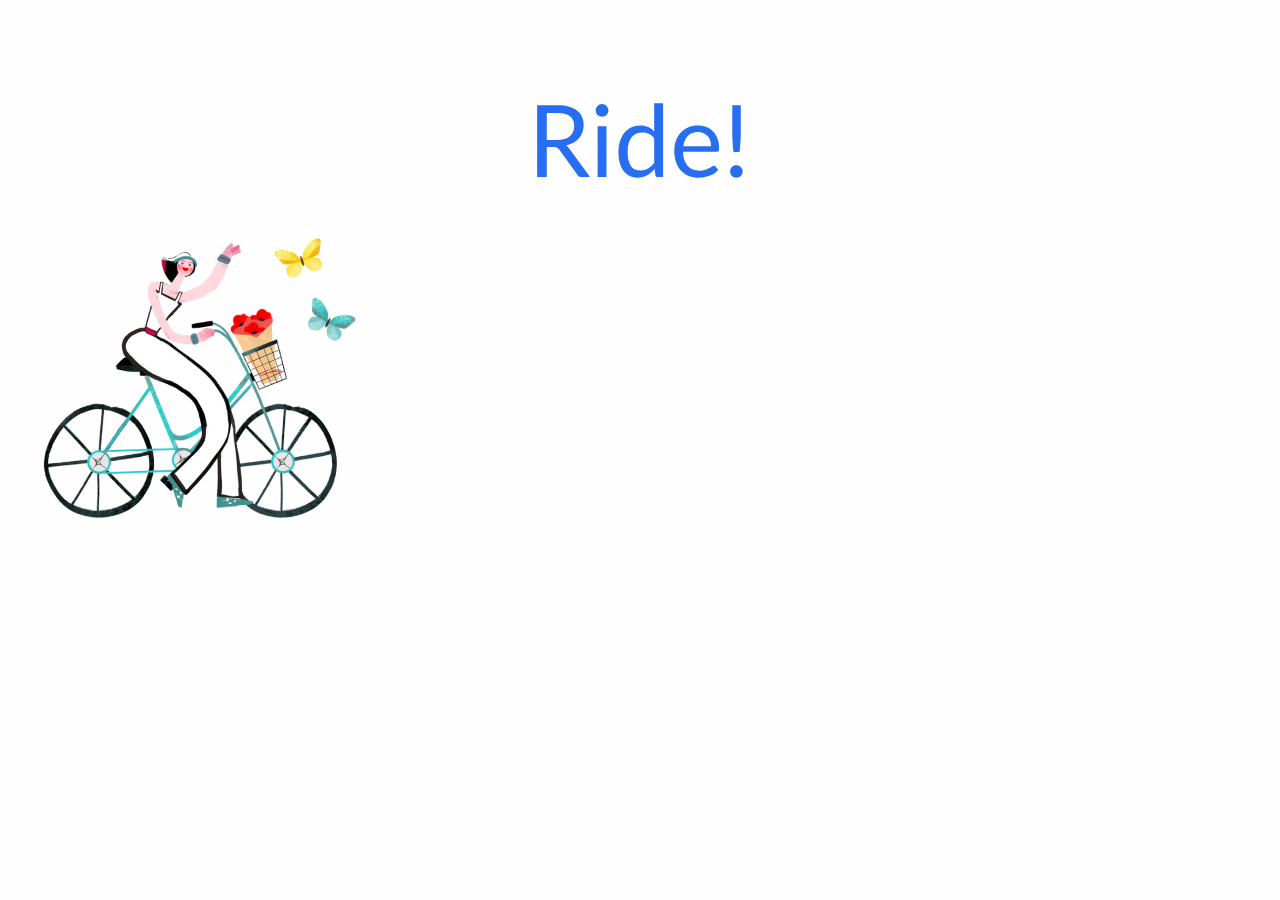
<file: index.html>
<!DOCTYPE html>
<html lang="en">
<head>
    <meta charset="UTF-8">
    <meta http-equiv="X-UA-Compatible" content="IE=edge">
    <meta name="viewport" content="width=device-width, initial-scale=1.0">
    <title>Ride onboarding</title>
    <link rel="stylesheet" href="./css/reset.css">
    <link rel="stylesheet" href="./css/style.css">
</head>
<body>
        
        <main>
            <div class="onboarding-container">
                <img class="Onboarding-img" src="./assets/Icons/FullLogo.svg">
                <!-- fsdf -->
                <img src="./assets/Images/OnboardingBike.png">
                <!-- <button class="onboarding-btn" id="onboard">Gå videre</button> -->
            </div>
        </main>

    <script src="./js/onboarding.js"></script>

</body>
</html>
</file>
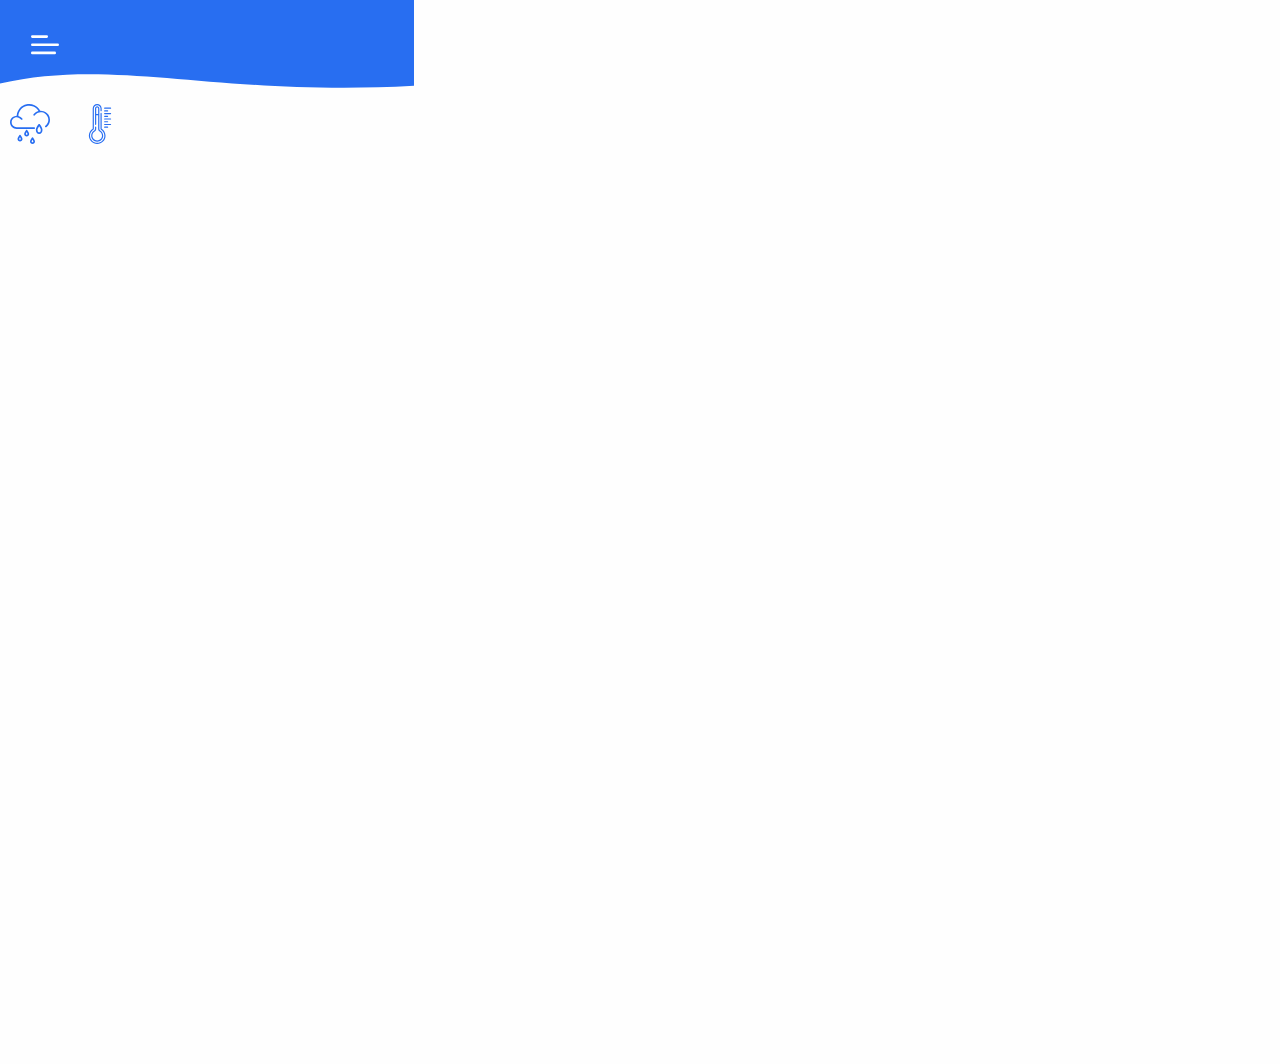
<file: map.html>
<!DOCTYPE html>
<html lang="no">
<head>
    <meta charset="UTF-8">
    <meta name="viewport" content="width=device-width, initial-scale=1.0">
    <title>Ride</title>
    <link rel="stylesheet" href="./css/reset.css">
    <link rel="stylesheet" href="./css/style.css">
    <link rel="stylesheet" href="https://api.mapbox.com/mapbox-gl-js/v2.7.0/mapbox-gl.css" rel="stylesheet">
    <link rel="stylesheet" href="./css/mapbox-gl-geocoder.css" rel="stylesheet">
    
</head>
<body>

    <header class="menu-small">
        <div role="menubar" class="menu-bar">
            <button class="hamburger" role="menu">
                <img class="img" src="./assets/Icons/hamburger-white.svg" alt="Hamburger meny">
            </button>
            <a href="map.html">
                <img class="imgLogo" src="assets/Icons/logo-white.svg" alt="Ride logo">
            </a>
        </div>
    
    </header>

    <div class="profile-nav"> 
        <nav class="menuNav hidden"> 
            <ul class="menu-space">
                <li class="close"><img class="close-icon" src="./assets/Icons/close.svg" alt="Ikon for å lukke hamburger meny"></li>
                <a href="profile.html" class="link"><li class="box-card h4-400-18px">Din profil</li></a>
                <a href="#" class="link"><li class="box-card h4-400-18px">Turhistorikk</li></a>
                <a href="#" class="link"><li class="box-card h4-400-18px">Betalingskort</li></a>
                <a href="#" class="link"><li class="box-card h4-400-18px">Betalinger</li></a>
                <a href="#" class="link"><li class="box-card h4-400-18px">Innstillinger</li></a>
            </ul>
            <img class="blue-logo" src="./assets/Icons/newLogo.svg" alt="Ride logo">
        </nav>
    </div>

    <div class="weatherNav">
        <section class="container">
            <div id="weather-icon" class="settings" alt="Værmelding ikon"></div>
            <span class="weather-content"></span>
           
            <img class="swimming-icon" src="./assets/Icons/waterTemp.svg" alt="Værmelding ikon for badetempretatur">
            <p id="average-beaches-temp"></p>
            <section id="app"></section>
            
        </section>
    </div>

    <div class="pop-up-box hidden">
        <button id="close-pop"><img src="./assets/Icons/close2.svg" aria-label="Lukk popup boks med info. om stasjon"></button>
    </div>

    <main id="map"></main>

    <script src="https://api.mapbox.com/mapbox-gl-js/v2.7.0/mapbox-gl.js"></script>
    <script src="https://api.mapbox.com/mapbox-gl-js/plugins/mapbox-gl-geocoder/v5.0.0/mapbox-gl-geocoder.min.js"></script>
    
    <script type="module" src="./js/app.js" async></script>
</body>
</html>
</file>
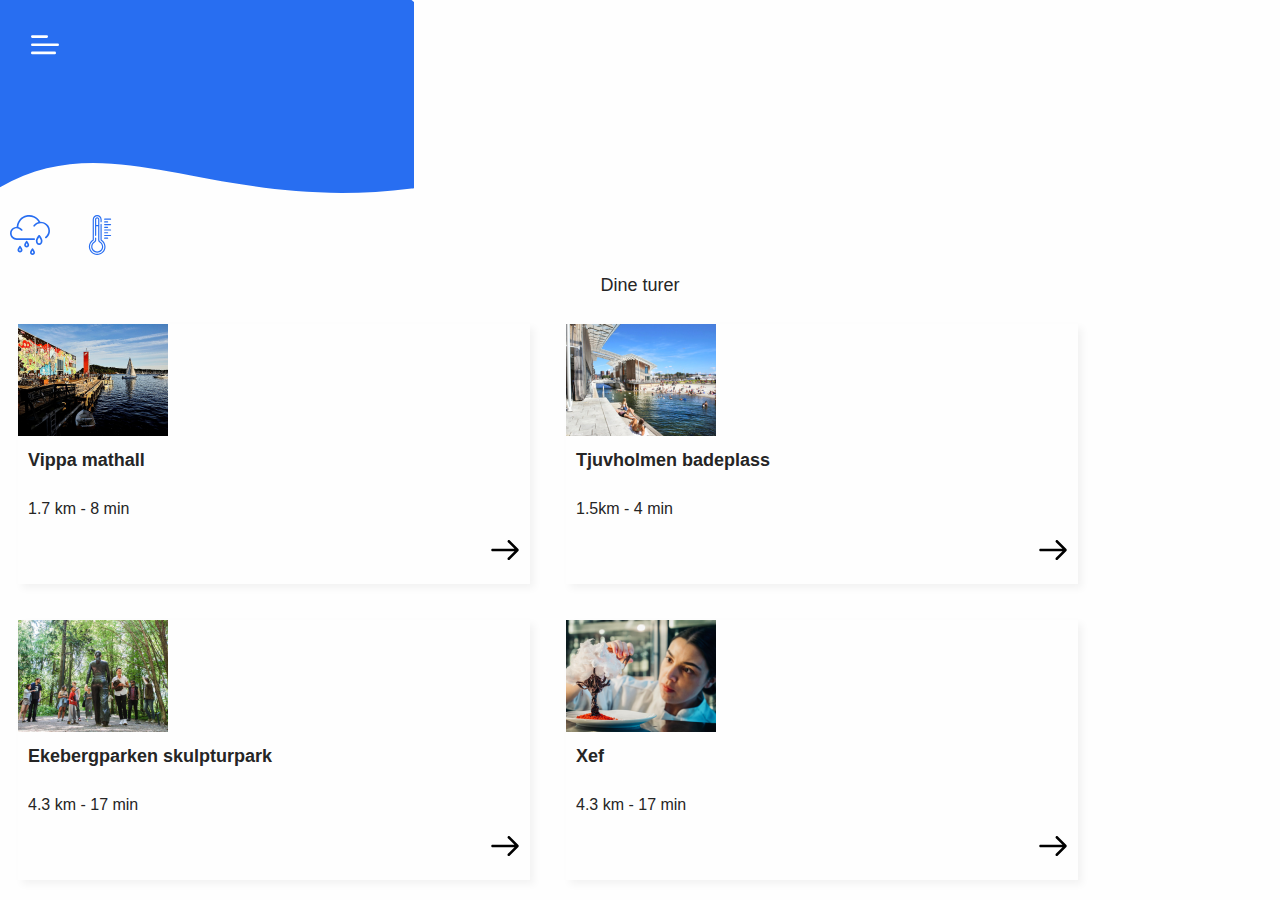
<file: profile.html>
<!DOCTYPE html>
<html lang="no">
<head>
    <meta charset="UTF-8">
    <meta http-equiv="X-UA-Compatible" content="IE=edge">
    <meta name="viewport" content="width=device-width, initial-scale=1.0">
    <title>Ride</title>
    <link rel="stylesheet" href="./css/reset.css">
    <link rel="stylesheet" href="./css/style.css">
</head>
<body>
    <header class="menu">
        <div role="menubar" class="menu-bar">
            <button class="hamburger" role="menu">
                <img class="img" src="./assets/Icons/hamburger-white.svg" alt="Hamburger meny">
            </button>
            <a href="map.html">
                <img class="imgLogo" src="assets/Icons/logo-white.svg" alt="Ride logo">
            </a>
        </div>
        <p class="h3-500-20px white-header-text">Hei Jonas!</p>
    </header>

    <div class="profile-nav">
        
        <nav class="menuNav hidden"> 
            <ul class="menu-space">
                <li class="close"><img class="close-icon" src="./assets/Icons/close.svg" alt="Ikon for å lukke hamburger meny"></li>
                <a href="profile.html" class="link"><li class="box-card h4-400-18px">Din profil</li></a>
                <a href="#" class="link"><li class="box-card h4-400-18px">Turhistorikk</li></a>
                <a href="#" class="link"><li class="box-card h4-400-18px">Betalingskort</li></a>
                <a href="#" class="link"><li class="box-card h4-400-18px">Betalinger</li></a>
                <a href="#" class="link"><li class="box-card h4-400-18px">Innstillinger</li></a>
            </ul>
            <a href="map.html">
                <img class="blue-logo" src="./assets/Icons/newLogo.svg" alt="Ride logo">
            </a>
        </nav>
    </div>

    <div class="weatherNav weather-profile">
        <section class="container">
            <div id="weather-icon" class="settings" alt="Værmelding ikon"></div>
            <span class="weather-content"></span>
            
            <img class="swimming-icon" src="./assets/Icons/waterTemp.svg" alt="Værmelding ikon for badetempratur">
            <p id="average-beaches-temp"></p>
            <section id="app"></section>

        </section>
    </div>

    <div class="pop-up-box hidden">
        <button id="close-pop"><img src="./assets/Icons/close2.svg" aria-label="Lukk popup boks med info. om stasjon"></button>
    </div>

    
    <div class="toggleBox h4-400-18px">
        Dine turer
    </div>
   

    <section class="tileContainer">
        <div class="card2">
            <img class="card-img-top" src="./assets/Images/VippaMedium.png" alt="Bilde av Vippa mathall">
            <div class="card-body">
                <h5 class="h4-700-18px-oj card-title">Vippa mathall</h5>
                <p class="card-text">1.7 km - 8 min</p>
                <div class="button-container">
                    <button class="next-btn">
                        <img src="./assets/Icons/nextbutton.svg" alt="Les mer om attraksjon">
                    </button>
                    <a href="#" class="link"></a>
                </div>
                
            </div>
        </div>

        <div class="card2">
            <img class="card-img-top" src="./assets/Images/TjuvholmenMedium.png" alt="Bilde av Tjuvholmen badeplass">
            <div class="card-body">
                <h5 class="h4-700-18px-oj card-title">Tjuvholmen badeplass</h5>
                <p class="card-text">1.5km - 4 min</p>
               
                <div class="button-container">
                    <button class="next-btn">
                        <img src="./assets/Icons/nextbutton.svg" alt="Les mer om attraksjon">
                    </button>
                    <a href="#" class="link"></a>
                </div>
                
            </div>
        </div>
    </section>

    <section class="tileContainer">
        <div class="card2">
            <img class="card-img-top" src="./assets/Images/EkebergskulpturMedium.png" alt="Bilde av Ekebergpark skulpturpark">
            <div class="card-body">
                <h5 class="h4-700-18px-oj card-title">Ekebergparken skulpturpark</h5>
                <p class="card-text">4.3 km - 17 min</p>

                <div class="button-container">
                    <button class="next-btn">
                        <img src="./assets/Icons/nextbutton.svg" alt="Les mer om attraksjon">
                    </button>
                    <a href="#" class="link"></a>
                </div>
                    
                
            </div>
        </div>

        <div class="card2">
            <img class="card-img-top" src="./assets/Images/XefMedium.png" alt="Bilde restauranten Xef">
            <div class="card-body">
                <h5 class="h4-700-18px-oj card-title">Xef</h5>
                <p class="card-text">4.3 km - 17 min</p>

                <div class="button-container">
                    <button class="next-btn">
                        <img src="./assets/Icons/nextbutton.svg" alt="Les mer om attraksjon">
                    </button>
                    <a href="#" class="link"></a>
                </div>  
            </div>
        </div>
    </section>


    <script type="module" src="./js/app.js" async></script>
</body>
</html>
</file>
<file: css/style.css>
@import url('https://fonts.googleapis.com/css2?family=Montserrat:ital,wght@0,100;0,400;0,500;0,600;0,700;0,900;1,500&display=swap');


body {
    background-color: #fefefe;
    color: #286EF1;
}

h1 {
    text-align: center;
}

.weatherNav {
    position: relative;
    display: flex;
    margin: 0 0 10px 0;;
    justify-content: space-between;
    gap: 10px;
    z-index: auto;
}

.weather-profile{
    margin: 5px 0 0 0;
}

.container {
    display: flex;
    position: relative;
}

.tileContainer {
    display: flex;
    flex-direction: row;
    flex-wrap: wrap;
    height: fit-content;
}

.weather-content {
    font-family: 'Montserrat', sans-serif;
    margin: 10px;
    width: auto;
    align-content: center;
}

#weather-icon {
    margin:10px 0 10px 10px;
    background-image: url("../assets/Icons/rain.svg");
    background-size:contain;
    /* height: 100%; */
    min-width: 40px;
    height: 40px;
    background-position: center;
    background-repeat: no-repeat;
    border: none;
}

.swimming-icon {
    margin: 10px 0 10px 10px;
    min-width: 40px;
    height: 40px;
}

#average-beaches-temp {
    font-family: 'Montserrat', sans-serif;
    margin: 10px;
    width: auto;
    align-content: center;
}

#map {
    width: 100vw;
    height: 100vh;
    background: #FEFEFE;
}

#app {
    width: auto;
}

header {
    height: 200px;
    width: 500vw;
}

.profile-nav {
    display: flex;
}

topNav {
    background-color: #FEFEFE; 
}

/* menu*/ 

.weatherIcon{
    margin: 60px;
}

.img {
    width: 95%;
    height: 100%;
}

.availability-container {
    display: flex;
}

.docks-container {
    display: flex;
}

.book-bike-btn {
    border-radius: 5px;
    height: 52px;
    width: 208px;
    background-color: #286EF1;
    color: #FEFEFE;
    text-align: center;
    padding: 15px;
    font-weight: 600;
}

.menu {
    position: relative;
    z-index: 4;
    background-image: url(../assets/Icons/wavyheader.svg);
    background-repeat: no-repeat;
    width: 100vw;
}

.menu-small {
    position: relative;
    z-index: 4;
    background-image: url(../assets/Icons/wavyheaderSmall.svg);
    background-repeat: no-repeat;
    width: 100vw;
    height: auto;
}

.hamburger {
    display: block;
    padding: 10px;
    border: none;
    margin: 20px;
    cursor: pointer;
    width: 50px;
    height: 50px;
    background-color: transparent;
}

.link{
    text-decoration: none;
}

.settings{
    border: none;
}

.imgLogo {
    width: 50px;
    height: 70px;
    display: inline-block;
    margin: 10px;
}

.close {
    display: block;
    width: 30px;
    margin: 20px;
}

.close-icon {
    display: flex;
    justify-content: flex-end;
}

.close2 {
    position: absolute;
    margin: 10px;
}

#close-pop {
    display: block;
    border-style: none;
    margin: 5px;
    background-color: #fefefe;
}

.pop-up-box {
    height: 225px;
    width: 90%;
    margin: 0 5%;
    position: absolute;
    bottom: 0px;
    background-color: #FEFEFE;
    z-index: 400;
    cursor: pointer;
    border-radius: 5px;
}

.popupMenu {
    margin: 0 0 0 70px;
}

.station-popup {
    padding: 102px 250px 24px 90px;
}

.station-header {
    text-align: left;
    color: black;
    margin: 0 0 0 70px;
    
}

.address-box {
    text-align: left;
    margin: 8px 30px 0 70px;
    color: black;
}

.content-box {
    margin: 20px 0 20px 70px;
}

.content-stations {
    margin: 13px 0 13px 10px;
    color: black;
}

.bike-station-icon {
    margin: 3px 0 0 17px;
}

.docks-station-icon {
    margin: 3px 0 0 23px;
}

.menuNav {
    position: absolute;
    top: 0;
    left: 0;
    background-color:#286EF1;
    color: #FEFEFE;
    width: 80vw;
    height: 100vh;
    z-index: 400;
}

.menuNav ul {
    list-style: none;
    padding: 20px;
}

.menu-bar{
    display: flex;
    width: 100vw;
    flex-flow: row nowrap;
    justify-content: space-between;
}


.hidden {
    display: none;
}

.slide-in{
    animation-name: slideIn;
    animation-duration: 0.3s;
    animation-iteration-count: 1;
}

.slide-out{
    animation-name: slideOut;
    animation-duration: 0.3s;
    display: none;
}

@keyframes slideIn {
    from {
        transform: translate(-100vw);
        display: none;
    }
    to {
        transform: translate(0px);
        display: block;
    }
}

@keyframes slideOut {
    from {
        transform: translate(0px);
        display: block;
    }
    to {
        transform: translate(-100vw);
        display: none;
    }
}

main ul {
    list-style: none;
    display: flex;
    gap: 10px;
}

main ul li {
    color: #FEFEFE;
    background-color: #286EF1;
    height: 100px;
    width: 100px;
    text-align: center;
}

.white-400 {
    background-color: #FEFEFE;
    color: black;
}

.white-header-text {
    color: #FEFEFE;
    text-align: center;
    margin: 20px;
}

.black-400 {
    background-color: black;
    color: white;
}

.blue-500 {
    background-color: #286EF1;
    color: #FEFEFE;
}

.blue-400 {
    background-color: #4A4DE7;
    color: #FEFEFE;
}

.blue-300 {
    background-color: #7EA6F4;
    color: #FEFEFE;
}




.h1-700-40px {
    font-family: 'Montserrat', sans-serif;
    font-weight: 700;
    font-size: 2.5rem;
}

.h1-500-40px {
    font-family: 'Montserrat', sans-serif;
    font-weight: 500;
    font-size: 2.5rem;
}

.h1-400-40px {
    font-family: 'Montserrat', sans-serif;
    font-weight: 400;
    font-size: 2.5rem;
}

.h1-200-40px {
    font-family: 'Montserrat', sans-serif;
    font-weight: 200;
    font-size: 2.5rem;
}

.h2-700-30px {
    font-family: 'Montserrat', sans-serif;
    font-weight: 700;
    font-size: 1.875rem;
}

.h2-500-30px {
    font-family: 'Montserrat', sans-serif;
    font-weight: 500;
    font-size: 1.875rem;
}

.h2-400-30px {
    font-family: 'Montserrat', sans-serif;
    font-weight: 400;
    font-size: 1.875rem;
}

.h2-200-30px {
    font-family: 'Montserrat', sans-serif;
    font-weight: 200;
    font-size: 1.875rem;
}

.h3-700-20px {
    font-family: 'Montserrat', sans-serif;
    font-weight: 700;
    font-size: 1.25rem;
}

.h3-500-20px {
    font-family: 'Montserrat', sans-serif;
    font-weight: 500;
    font-size: 1.25rem;
}

.h3-400-20px {
    font-family: 'Montserrat', sans-serif;
    font-weight: 400;
    font-size: 1.25rem;
}

.h3-200-20px {
    font-family: 'Montserrat', sans-serif;
    font-weight: 200;
    font-size: 1.25rem;
}

.h4-700-18px-oj {
    font-family: 'Montserrat', sans-serif;
    font-weight: 700;
    font-size: 1.125rem;
    color: #252525;

}

.h4-700-18px {
    font-family: 'Montserrat', sans-serif;
    font-weight: 700;
    font-size: 1.125rem;
    color: #FEFEFE;
}

.h4-500-18px {
    font-family: 'Montserrat', sans-serif;
    font-weight: 500;
    font-size: 1.125rem;
}

.h4-400-18px {
    font-family: 'Montserrat', sans-serif;
    font-weight: 400;
    font-size: 1.125rem;
    color: #FEFEFE;
}

.h4-200-18px {
    font-family: 'Montserrat', sans-serif;
    font-weight: 200;
    font-size: 1.125rem;
}

p {
    font-family: 'Montserrat', sans-serif;
    font-weight: 400;
    font-size: 1rem;
}

.marker {
    display: block;
    border: none;
    cursor: pointer;
    padding: 0;
    width: 60px;
    height: 60px;
    background-image: url(../assets/Icons/stationsV02.svg);
    background-size: 100%;
    background-repeat: no-repeat;
}

.marker:before {
    content: attr(availability);
    color: #286EF1;
    font-size: 16px;
    position: absolute;
    top: 7px;
    left: 11px;
}

.marker-active:before {
    content: attr(availability);
    color: #fff;
    font-size: 16px;
   
}

.marker-active {
    display: block;
    border: none;
    cursor: pointer;
    padding: 0;
    width: 60px;
    height: 60px;
    background-image: url(../assets/Icons/bikesActive.svg);
    background-size: 100%;
    background-repeat: no-repeat;
}

.menu-space {
    margin: 10px;
}

.menu-space li {
    border: none;  
}

.box-card {
    width: 270px;
    height: 57px;
    border-color: #005FC9;
    border-style: solid;
    text-align: center;
    padding: 15px;
    margin: -2px;
}

.card {
    box-shadow: 0 4px 8px 0 rgba(0, 0, 0, 0.2);
    transition: 0.3s;
    border: none;
}

.card2 {
    width: 40%;
    height: 260px;
    margin: 18px;
    padding: 10px;
    box-shadow: 4px 4px 8px rgba(0, 0, 0, 0.05)

}

.card-body {
    padding: 20px 0 20px 0;;
}

.card-title {
    padding: 0 0 20px 0;
    height: 50px;
}

.card-text {
    height: 20px;
    padding: 0 0 10px 0;
    color: #252525;
}

.card-img-top {
    margin: -10px;
}

.button-container{
    position: relative;
    display: flex;
    justify-content: flex-end;
}

.slide-content {
    visibility: hidden;
    width: 0;
}

.active {
    visibility: visible;
    width: 250px;
}

.next-btn{
    position: absolute;
    border: none;
    width: 30px;
    height: 30px;
    margin: 15px 0 0 0;
    justify-content:flex-end;
    background-color: transparent;
}

.error {
    background-color: red;
}

.onboarding-container {
    display: block;
    width: auto;
    height: auto;
}

.Onboarding-img {
    display: block;
    margin-left: auto;
    margin-right: auto;
    margin-top: 103px;
}

.blue-logo {
    display: block;
    margin: 50px auto;
}

.wrap{
    width: 30%;
    position: relative;
    display: flex;
    top: 50%;
    left: 50%;
    transform: translate(-50%, -50%);
  }

 .search {
    position: relative;
    display: flex;
    flex-direction: row;
    align-items: flex-start;
    padding: 3px 8px;
    margin: 20px;
    justify-content: space-between;
    gap: 10px;
    z-index: auto;
    width: 326px;
    height: 30px;
    border: 1px solid #286EF1;
    border-radius: 8px;
  }
  
  .searchTerm {
    width: 100%;
    border-right: none;
    padding: 5px;
    height: 20px;
    border-radius: 5px 0 0 5px;
    outline: none;
    background: transparent;
    border: none;
  }
  
  .searchTerm:focus{
    color: #00B4CC;
  }
  
  .searchButton {
    width: 40px;
    height: 36px;

    text-align: center;
    color: #fff;
    border-radius: 0 5px 5px 0;
    cursor: pointer;
    font-size: 20px;
  }
  
  /*Resize the wrap to see the search bar change!*/
  
  .name-profile {
      text-align: center;
      margin: 20px;
      color: #252525;
  }

.toggleBox {
    flex: none;
    order: 1;
    flex-grow: 0;
    text-align: center;
    margin: 10px;
    color: #252525;
}

.suggestions li {
    width: 100%;
    background-color: #fefefe;
    border-bottom: 2px;
    border-color: #252525;
}
</file>
<file: css/mapbox-gl-geocoder.css>
/* Basics */
.mapboxgl-ctrl-geocoder,
.mapboxgl-ctrl-geocoder *,
.mapboxgl-ctrl-geocoder *:after,
.mapboxgl-ctrl-geocoder *:before {
  box-sizing: border-box;
}

.mapboxgl-control-container {
  transform: translateY(5px);
}

.mapboxgl-ctrl-geocoder {
  font-size: 18px;
  line-height: 24px;
  font-family: "Open Sans", -apple-system, BlinkMacSystemFont, "Helvetica Neue", Arial, Helvetica, sans-serif;
  position: relative;
  background-color: #fff;
  width: 100%;
  min-width: 240px;
  z-index: 1;
  border-radius: 4px;
  transition: width .25s, min-width .25s;
}

.mapboxgl-ctrl-geocoder--input {
  font: inherit;
  width: 100%;
  border: 0;
  background-color: transparent;
  margin: 0;
  height: 50px;
  color: #404040; /* fallback */
  color: rgba(0, 0, 0, 0.75);
  padding: 6px 45px;
  text-overflow: ellipsis;
  white-space: nowrap;
  overflow: hidden;
}

.mapboxgl-ctrl-geocoder--input::-ms-clear {
  display: none; /* hide input clear button in IE */
}

.mapboxgl-ctrl-geocoder--input:focus {
  color: #404040; /* fallback */
  color: rgba(0, 0, 0, 0.75);
  outline: 0;
  box-shadow: none;
  outline: thin dotted;
}

.mapboxgl-ctrl-geocoder .mapboxgl-ctrl-geocoder--pin-right > * {
  z-index: 2;
  position: absolute;
  right: 8px;
  top: 7px;
  display: none;
}

.mapboxgl-ctrl-geocoder,
.mapboxgl-ctrl-geocoder .suggestions {
  box-shadow: 0 0 10px 2px rgba(0,0,0,.1);
}

/* Collapsed */
.mapboxgl-ctrl-geocoder.mapboxgl-ctrl-geocoder--collapsed {
  width: 50px;
  min-width: 50px;
  transition: width .25s, min-width .25s;
}

/* Suggestions */
.mapboxgl-ctrl-geocoder .suggestions {
  background-color: #fff;
  border-radius: 4px;
  left: 0;
  list-style: none;
  margin: 0;
  padding: 0;
  position: absolute;
  width: 100%;
  top: 110%; /* fallback */
  top: calc(100% + 6px);
  z-index: 1000;
  overflow: hidden;
  font-size: 15px;
}

.mapboxgl-ctrl-bottom-left .suggestions,
.mapboxgl-ctrl-bottom-right .suggestions {
  top: auto;
  bottom: 100%;
}

.mapboxgl-ctrl-geocoder .suggestions > li > a {
  cursor: default;
  display: block;
  padding: 6px 12px;
  color: #404040;
}

.mapboxgl-ctrl-geocoder .suggestions > .active > a,
.mapboxgl-ctrl-geocoder .suggestions > li > a:hover {
  color: #404040;
  background-color: #f3f3f3;
  text-decoration: none;
  cursor: pointer;
}

.mapboxgl-ctrl-geocoder--suggestion-title {
  font-weight: bold;
}

.mapboxgl-ctrl-geocoder--suggestion-title,
.mapboxgl-ctrl-geocoder--suggestion-address {
  text-overflow: ellipsis;
  overflow: hidden;
  white-space: nowrap;
}

/* Icons */
.mapboxgl-ctrl-geocoder--icon {
  display: inline-block;
  vertical-align: middle;
  speak: none;
  fill: #757575;
  top: 15px;
}

.mapboxgl-ctrl-geocoder--icon-search {
  position: absolute;
  top: 13px;
  left: 12px;
  width: 23px;
  height: 23px;
}

.mapboxgl-ctrl-geocoder--button {
  padding: 0;
  margin: 0;
  border: none;
  cursor: pointer;
  background: #fff;
  line-height: 1;
}

.mapboxgl-ctrl-geocoder--icon-close {
  width: 20px;
  height: 20px;
  margin-top: 8px;
  margin-right: 3px;
}

.mapboxgl-ctrl-geocoder--button:hover .mapboxgl-ctrl-geocoder--icon-close {
  fill: #909090;
}

.mapboxgl-ctrl-geocoder--icon-geolocate {
  width: 22px;
  height: 22px;
  margin-top: 6px;
  margin-right: 3px;
}

.mapboxgl-ctrl-geocoder--icon-loading {
  width: 26px;
  height: 26px;
  margin-top: 5px;
  margin-right: 0px;
  -moz-animation: rotate 0.8s infinite cubic-bezier(0.45, 0.05, 0.55, 0.95);
  -webkit-animation: rotate 0.8s infinite cubic-bezier(0.45, 0.05, 0.55, 0.95);
  animation: rotate 0.8s infinite cubic-bezier(0.45, 0.05, 0.55, 0.95);
}

.mapboxgl-ctrl-geocoder--powered-by {
  display: block;
  float: left;
  padding: 6px 12px;
  padding-bottom: 9px;
  font-size: 13px;
}

.mapboxgl-ctrl-geocoder--powered-by a {
  color: #909090;
}

.mapboxgl-ctrl-geocoder--powered-by a:not(:hover) {
  text-decoration: none;  
}

/* Animation */
@-webkit-keyframes rotate {
  from {
    -webkit-transform: rotate(0);
    transform: rotate(0);
  }
  to {
    -webkit-transform: rotate(360deg);
    transform: rotate(360deg);
  }
}

@keyframes rotate {
  from {
    -webkit-transform: rotate(0);
    transform: rotate(0);
  }
  to {
    -webkit-transform: rotate(360deg);
    transform: rotate(360deg);
  }
}

/* Media queries*/
@media screen and (min-width: 640px) {

  .mapboxgl-ctrl-geocoder.mapboxgl-ctrl-geocoder--collapsed {
    width: 36px;
    min-width: 36px;
  }

  .mapboxgl-ctrl-geocoder {
    width: 33.3333%;
    font-size: 15px;
    line-height: 20px;
    max-width: 360px;
  }
  .mapboxgl-ctrl-geocoder .suggestions {
    font-size: 13px;
  }

  .mapboxgl-ctrl-geocoder--icon {
    top: 8px;
  }

  .mapboxgl-ctrl-geocoder--icon-close {
    width: 16px;
    height: 16px;
    margin-top: 3px;
    margin-right: 0;
  }

  .mapboxgl-ctrl-geocoder--icon-geolocate {
    width: 18px;
    height: 18px;
    margin-top: 2px;
    margin-right: 0;
  }

  .mapboxgl-ctrl-geocoder--icon-search {
    left: 7px;
    width: 20px;
    height: 20px;
  }

  .mapboxgl-ctrl-geocoder--input {
    height: 36px;
    padding: 6px 35px;
  }

  .mapboxgl-ctrl-geocoder--icon-loading {
    width: 26px;
    height: 26px;
    margin-top: -2px;
    margin-right: -5px;
  }

  .mapbox-gl-geocoder--error{
    color:#909090;
    padding: 6px 12px;
    font-size: 16px;
    text-align: center;
  }

  .mapboxgl-ctrl-geocoder--powered-by {
    font-size: 11px !important;
  }
}
</file>
